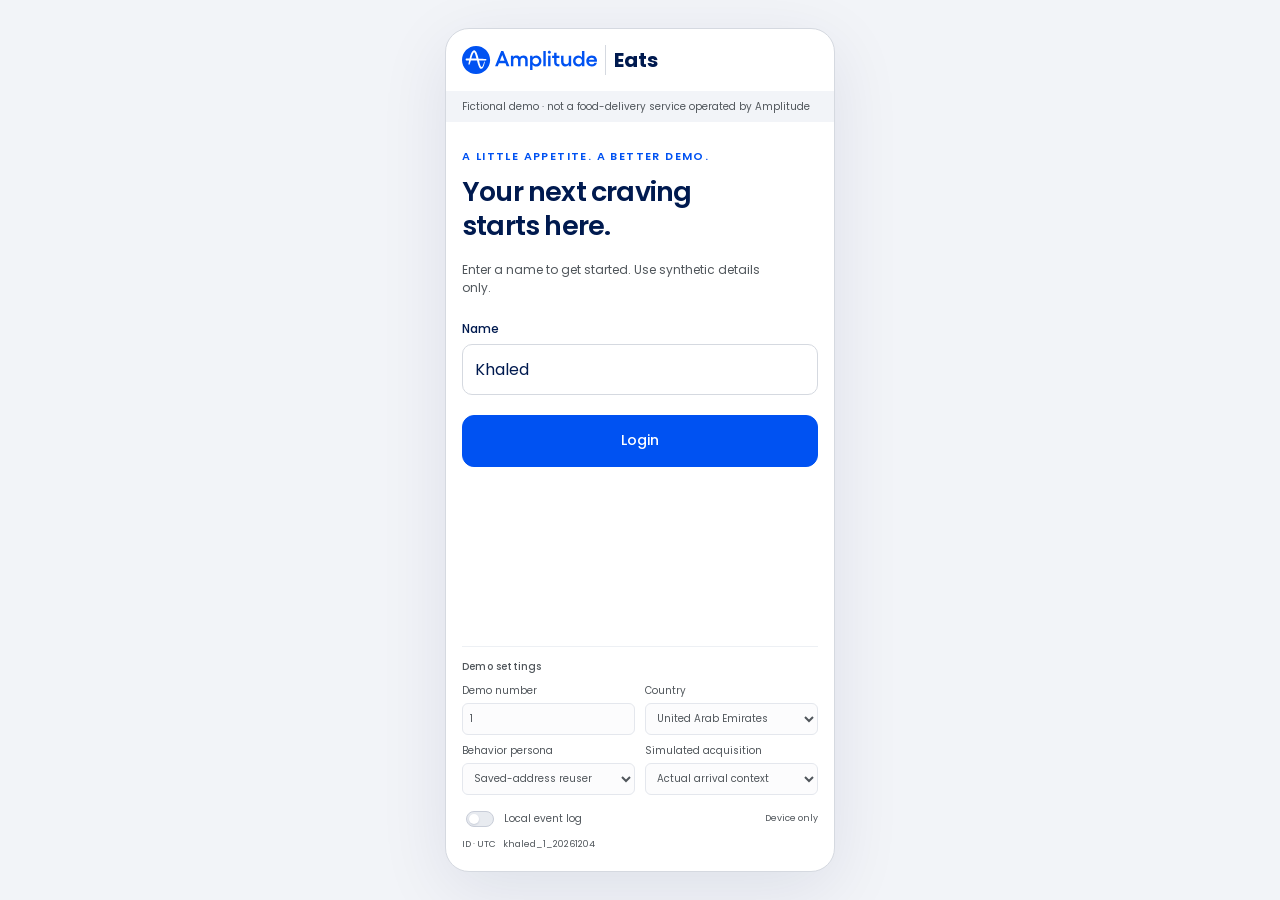
<file: index.html>
<!doctype html><html lang="en"><head><meta charset="utf-8"><link rel="icon" type="image/svg+xml" href="./assets/amplitude-logo.svg"><meta name="viewport" content="width=device-width,initial-scale=1"><title>Start demo · Amplitude Eats</title><link rel="stylesheet" href="./assets/reset.css"><link rel="stylesheet" href="./assets/fonts.css"><link rel="stylesheet" href="./assets/app.css"><script type="module" src="./assets/analytics.js"></script><script type="module" src="./assets/app.js"></script></head><body><div class="phone"><header id="header"></header><div class="disclaimer">Fictional demo · not a food-delivery service operated by Amplitude</div><main id="main"></main><div id="sticky"></div><nav id="nav" aria-label="Main navigation"></nav></div><dialog id="sheet"><div id="sheet-content"></div><button id="close-sheet">Close</button></dialog></body></html>
</file>
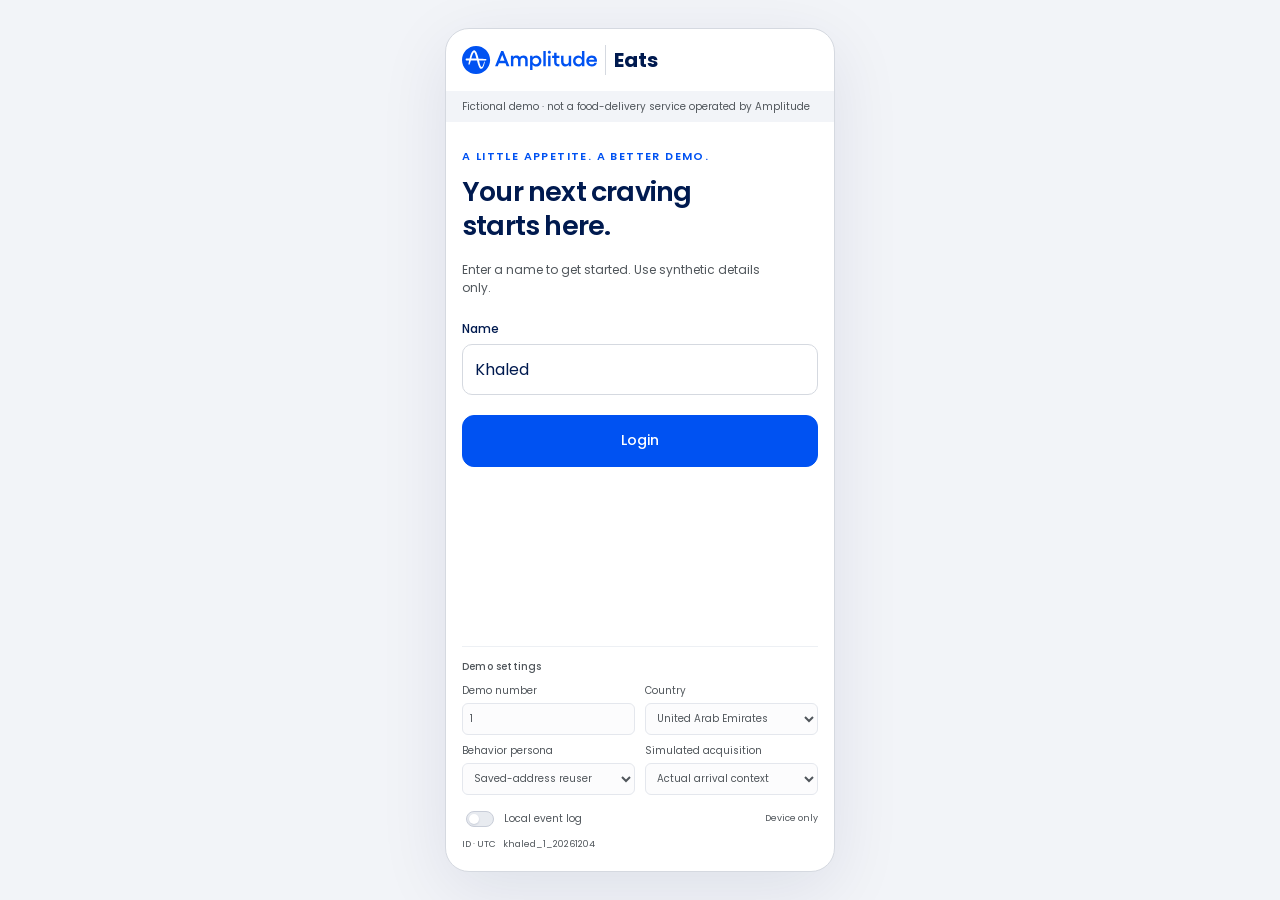
<file: account/index.html>
<!doctype html><html lang="en"><head><meta charset="utf-8"><link rel="icon" type="image/svg+xml" href="../assets/amplitude-logo.svg"><meta name="viewport" content="width=device-width,initial-scale=1"><title>Account · Amplitude Eats</title><link rel="stylesheet" href="../assets/reset.css"><link rel="stylesheet" href="../assets/fonts.css"><link rel="stylesheet" href="../assets/app.css"><script type="module" src="../assets/analytics.js"></script><script type="module" src="../assets/app.js"></script></head><body><div class="phone"><header id="header"></header><div class="disclaimer">Fictional demo · not a food-delivery service operated by Amplitude</div><main id="main"></main><div id="sticky"></div><nav id="nav" aria-label="Main navigation"></nav></div><dialog id="sheet"><div id="sheet-content"></div><button id="close-sheet">Close</button></dialog></body></html>
</file>
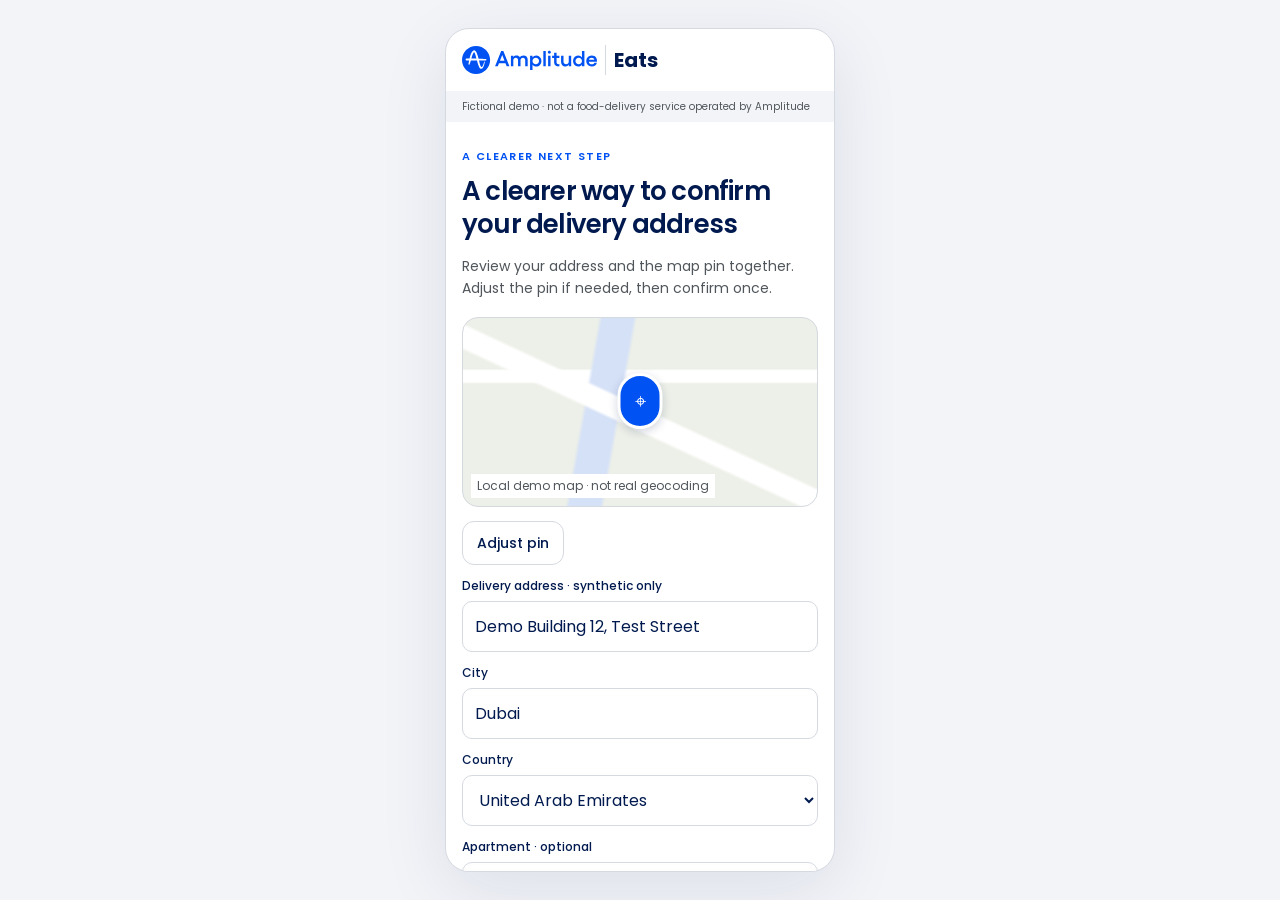
<file: address-help/index.html>
<!doctype html><html lang="en"><head><meta charset="utf-8"><link rel="icon" type="image/svg+xml" href="../assets/amplitude-logo.svg"><meta name="viewport" content="width=device-width,initial-scale=1"><title>A clearer way to confirm your delivery address · Amplitude Eats</title><link rel="stylesheet" href="../assets/reset.css"><link rel="stylesheet" href="../assets/fonts.css"><link rel="stylesheet" href="../assets/app.css"><link rel="stylesheet" href="fix.css"><script type="module" src="../assets/analytics.js"></script><script type="module" src="../assets/app.js"></script></head><body><div class="phone"><header id="header"></header><div class="disclaimer">Fictional demo · not a food-delivery service operated by Amplitude</div><main id="main"></main><div id="sticky"></div><nav id="nav" aria-label="Main navigation"></nav></div><dialog id="sheet"><div id="sheet-content"></div><button id="close-sheet">Close</button></dialog></body></html>
</file>
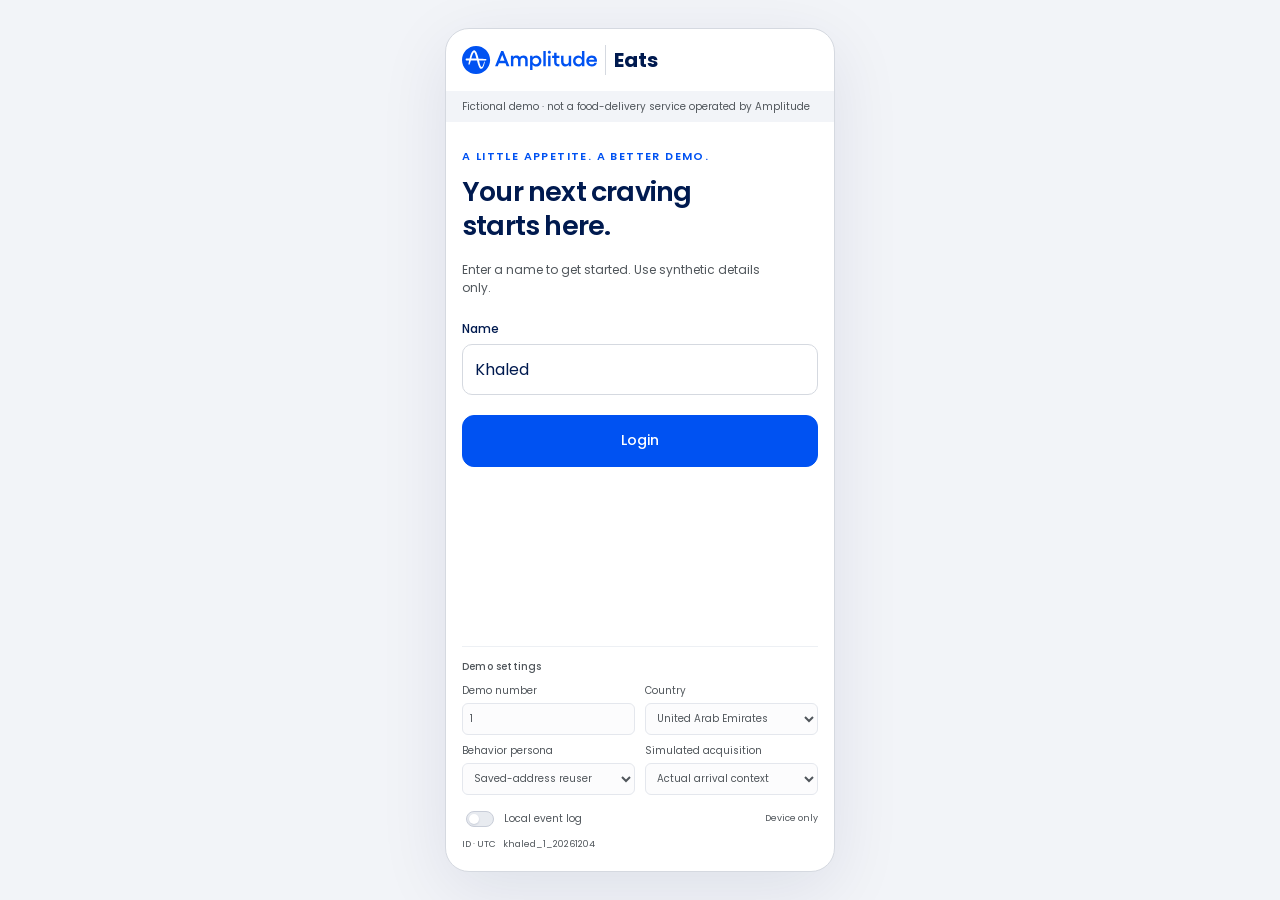
<file: basket/index.html>
<!doctype html><html lang="en"><head><meta charset="utf-8"><link rel="icon" type="image/svg+xml" href="../assets/amplitude-logo.svg"><meta name="viewport" content="width=device-width,initial-scale=1"><title>Your basket · Amplitude Eats</title><link rel="stylesheet" href="../assets/reset.css"><link rel="stylesheet" href="../assets/fonts.css"><link rel="stylesheet" href="../assets/app.css"><script type="module" src="../assets/analytics.js"></script><script type="module" src="../assets/app.js"></script></head><body><div class="phone"><header id="header"></header><div class="disclaimer">Fictional demo · not a food-delivery service operated by Amplitude</div><main id="main"></main><div id="sticky"></div><nav id="nav" aria-label="Main navigation"></nav></div><dialog id="sheet"><div id="sheet-content"></div><button id="close-sheet">Close</button></dialog></body></html>
</file>
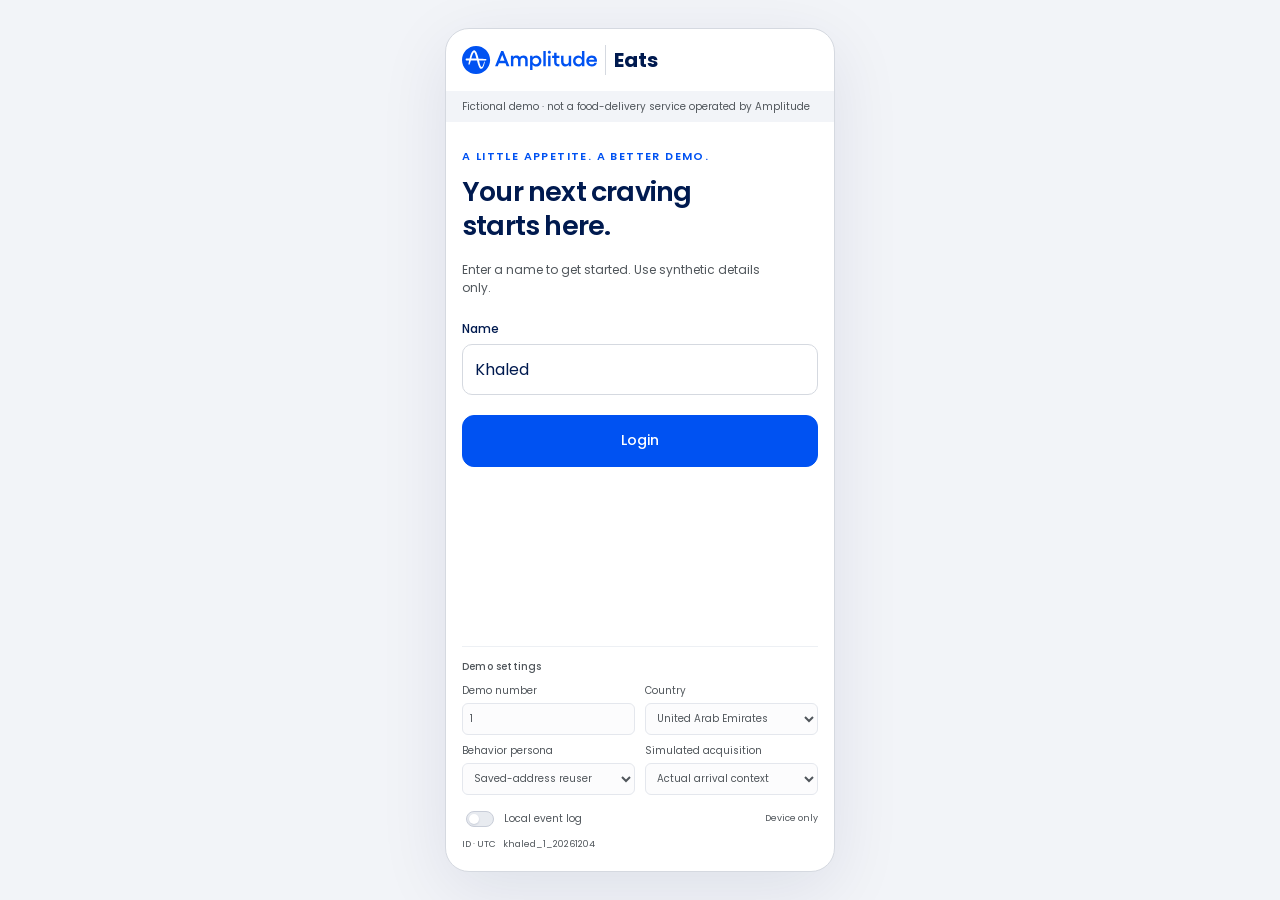
<file: home/index.html>
<!doctype html><html lang="en"><head><meta charset="utf-8"><link rel="icon" type="image/svg+xml" href="../assets/amplitude-logo.svg"><meta name="viewport" content="width=device-width,initial-scale=1"><title>Home · Amplitude Eats</title><link rel="stylesheet" href="../assets/reset.css"><link rel="stylesheet" href="../assets/fonts.css"><link rel="stylesheet" href="../assets/app.css"><script type="module" src="../assets/analytics.js"></script><script type="module" src="../assets/app.js"></script></head><body><div class="phone"><header id="header"></header><div class="disclaimer">Fictional demo · not a food-delivery service operated by Amplitude</div><main id="main"></main><div id="sticky"></div><nav id="nav" aria-label="Main navigation"></nav></div><dialog id="sheet"><div id="sheet-content"></div><button id="close-sheet">Close</button></dialog></body></html>
</file>
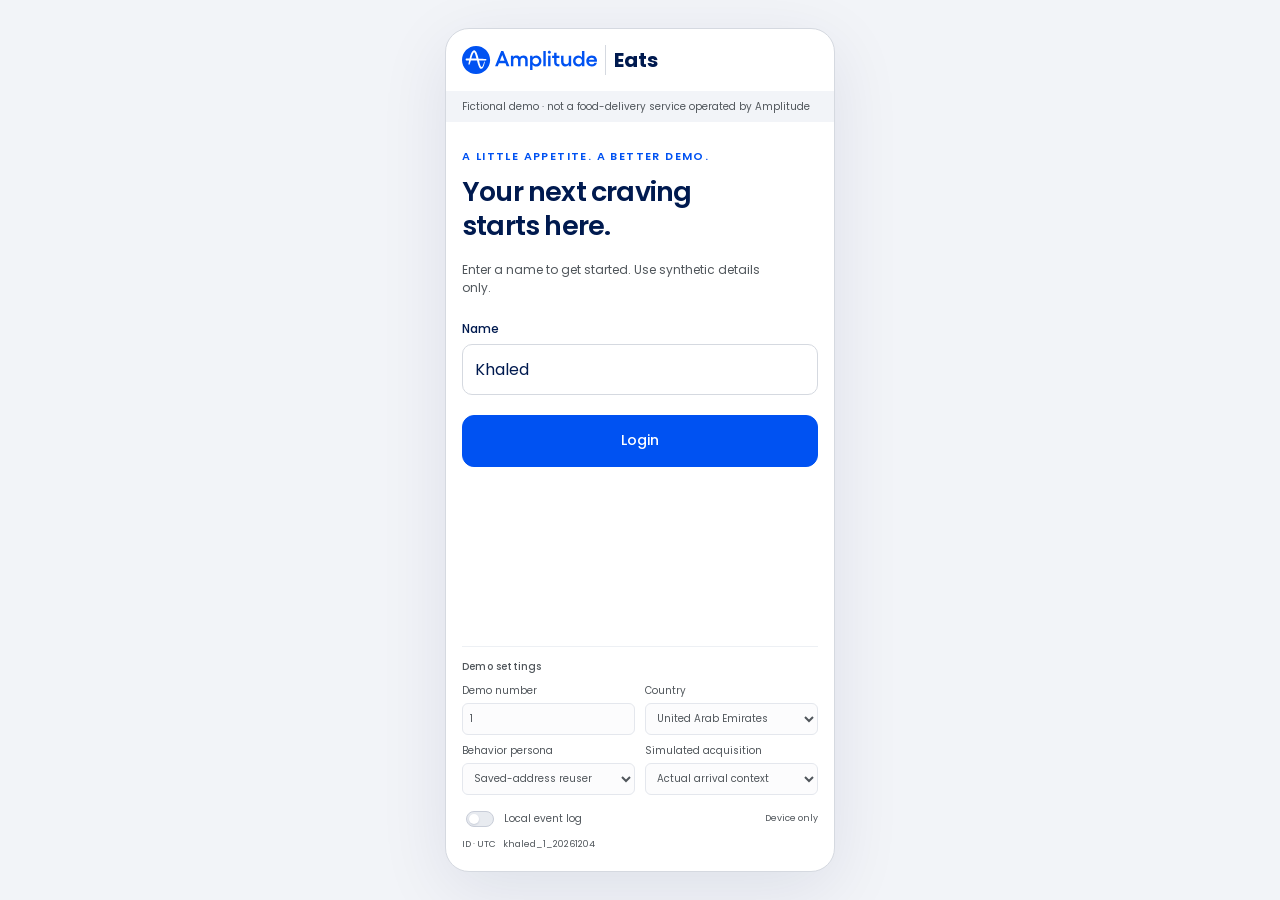
<file: orders/index.html>
<!doctype html><html lang="en"><head><meta charset="utf-8"><link rel="icon" type="image/svg+xml" href="../assets/amplitude-logo.svg"><meta name="viewport" content="width=device-width,initial-scale=1"><title>Orders · Amplitude Eats</title><link rel="stylesheet" href="../assets/reset.css"><link rel="stylesheet" href="../assets/fonts.css"><link rel="stylesheet" href="../assets/app.css"><script type="module" src="../assets/analytics.js"></script><script type="module" src="../assets/app.js"></script></head><body><div class="phone"><header id="header"></header><div class="disclaimer">Fictional demo · not a food-delivery service operated by Amplitude</div><main id="main"></main><div id="sticky"></div><nav id="nav" aria-label="Main navigation"></nav></div><dialog id="sheet"><div id="sheet-content"></div><button id="close-sheet">Close</button></dialog></body></html>
</file>
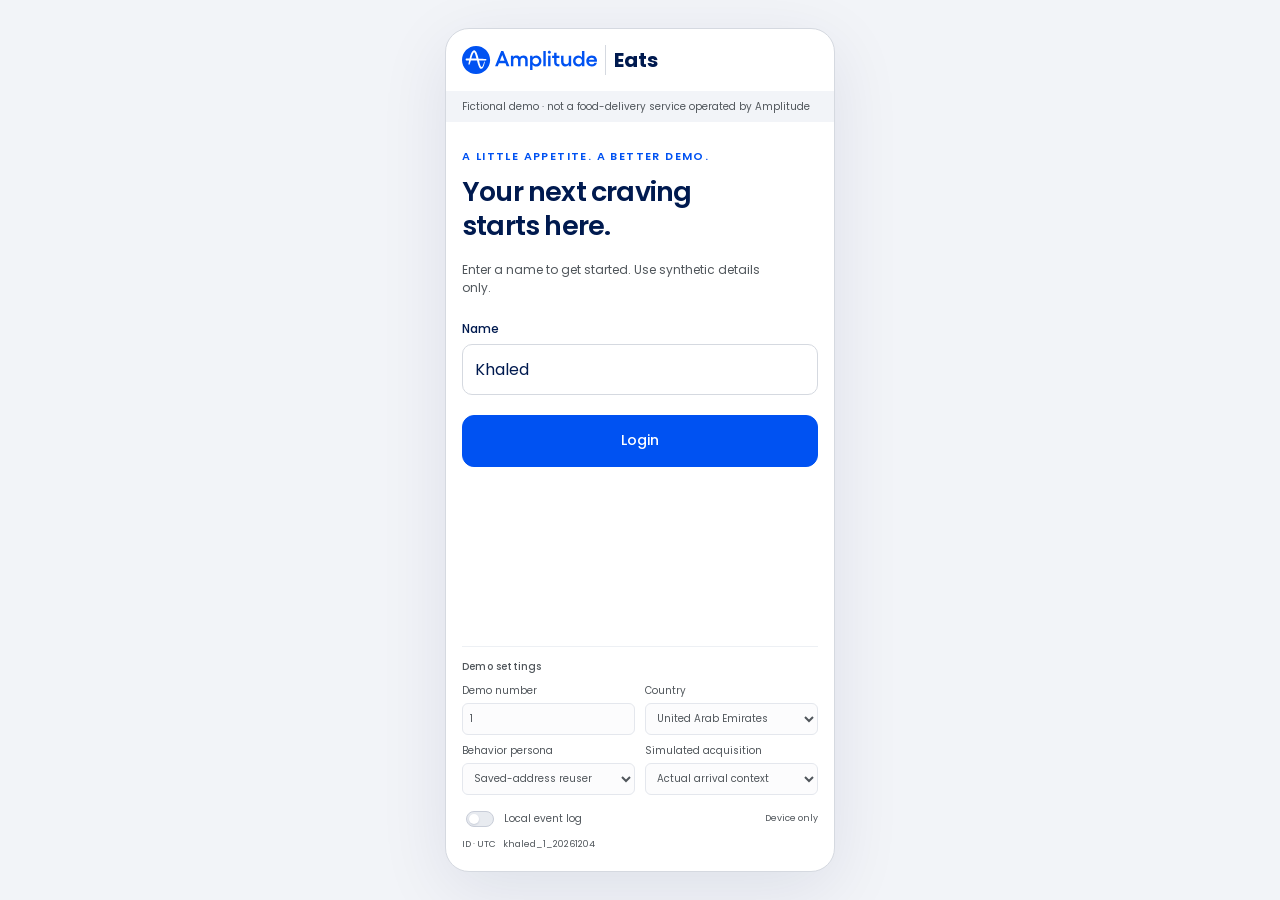
<file: search/index.html>
<!doctype html><html lang="en"><head><meta charset="utf-8"><link rel="icon" type="image/svg+xml" href="../assets/amplitude-logo.svg"><meta name="viewport" content="width=device-width,initial-scale=1"><title>Search · Amplitude Eats</title><link rel="stylesheet" href="../assets/reset.css"><link rel="stylesheet" href="../assets/fonts.css"><link rel="stylesheet" href="../assets/app.css"><script type="module" src="../assets/analytics.js"></script><script type="module" src="../assets/app.js"></script></head><body><div class="phone"><header id="header"></header><div class="disclaimer">Fictional demo · not a food-delivery service operated by Amplitude</div><main id="main"></main><div id="sticky"></div><nav id="nav" aria-label="Main navigation"></nav></div><dialog id="sheet"><div id="sheet-content"></div><button id="close-sheet">Close</button></dialog></body></html>
</file>
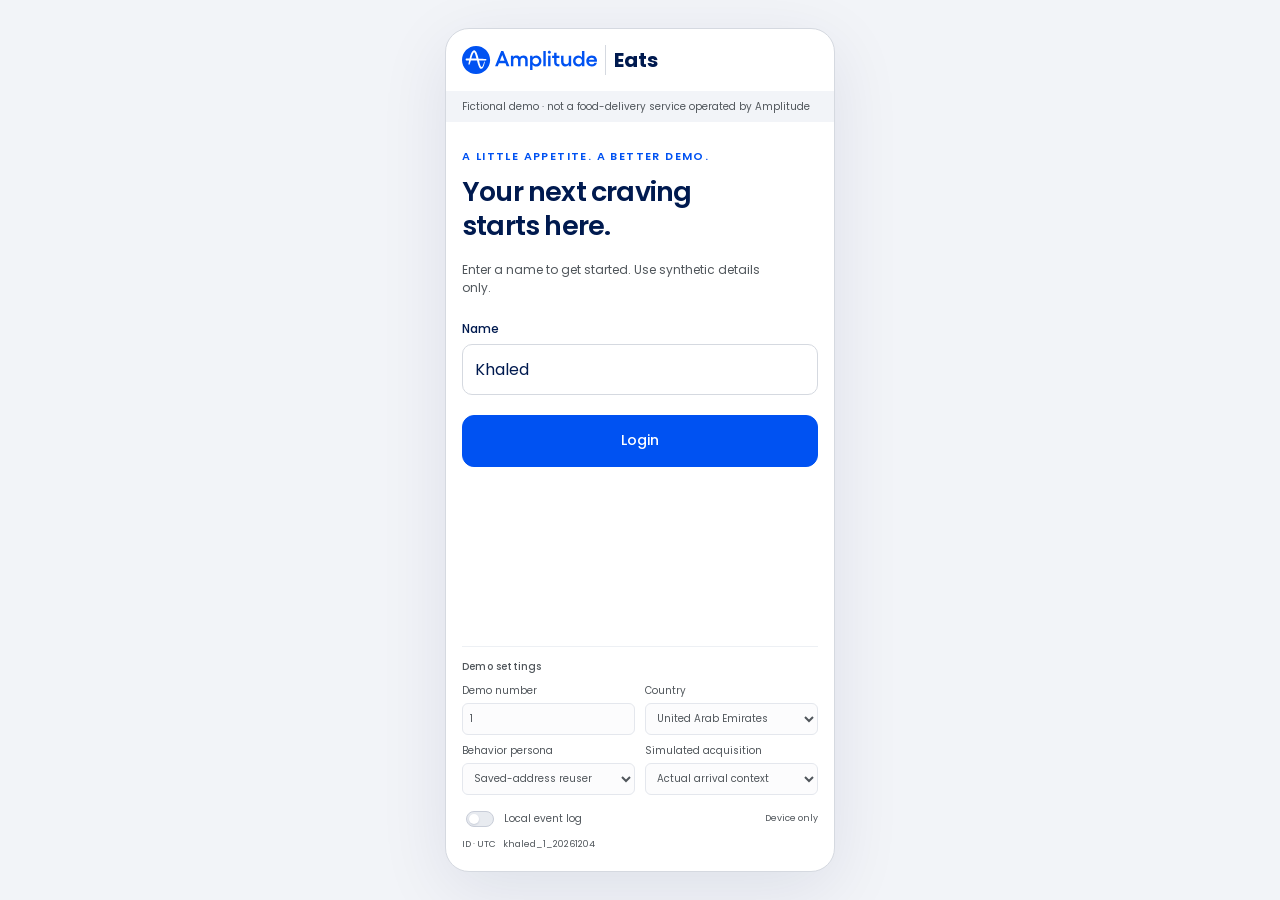
<file: checkout/address/index.html>
<!doctype html><html lang="en"><head><meta charset="utf-8"><link rel="icon" type="image/svg+xml" href="../../assets/amplitude-logo.svg"><meta name="viewport" content="width=device-width,initial-scale=1"><title>Delivery details · Amplitude Eats</title><link rel="stylesheet" href="../../assets/reset.css"><link rel="stylesheet" href="../../assets/fonts.css"><link rel="stylesheet" href="../../assets/app.css"><script type="module" src="../../assets/analytics.js"></script><script type="module" src="../../assets/app.js"></script></head><body><div class="phone"><header id="header"></header><div class="disclaimer">Fictional demo · not a food-delivery service operated by Amplitude</div><main id="main"></main><div id="sticky"></div><nav id="nav" aria-label="Main navigation"></nav></div><dialog id="sheet"><div id="sheet-content"></div><button id="close-sheet">Close</button></dialog></body></html>
</file>
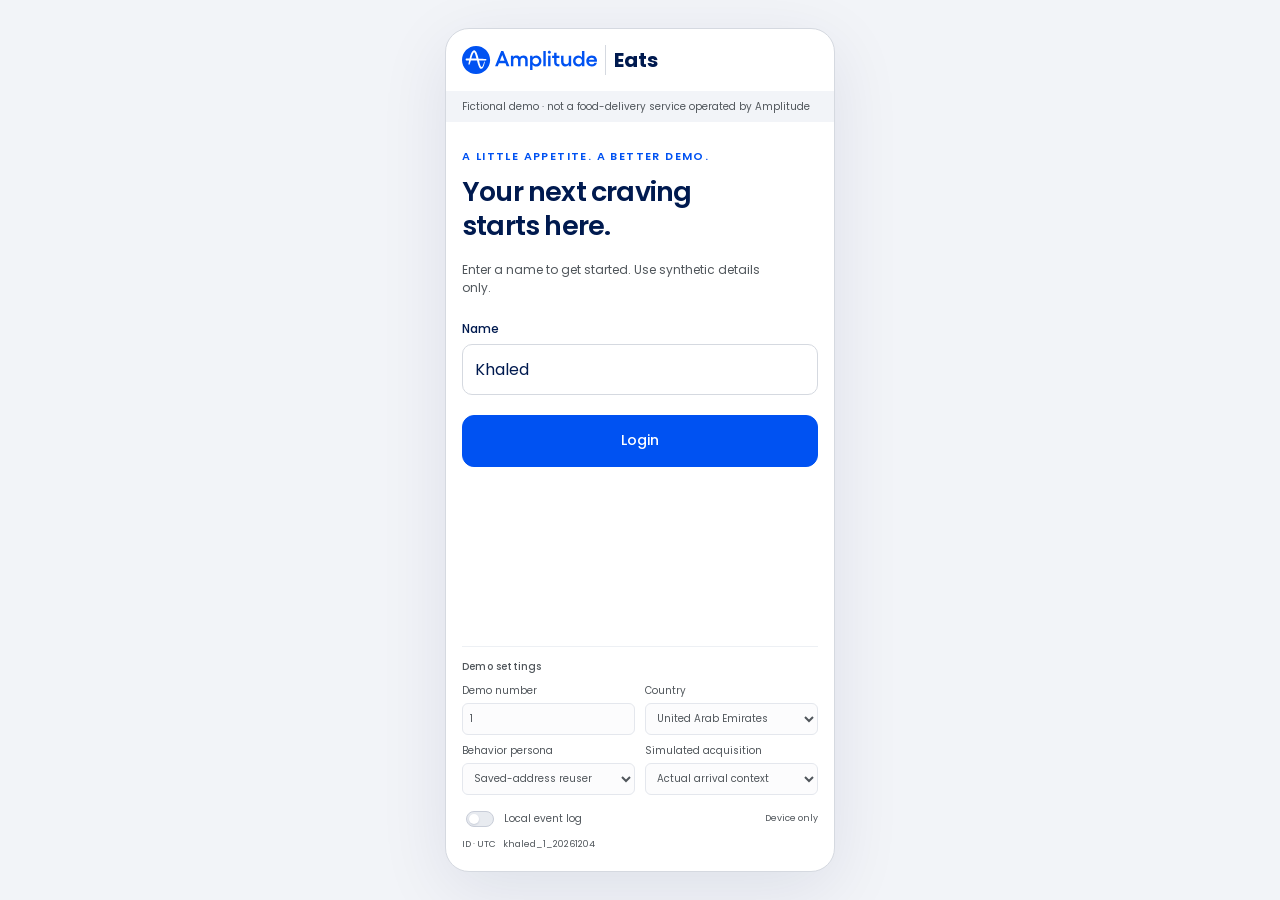
<file: checkout/payment/index.html>
<!doctype html><html lang="en"><head><meta charset="utf-8"><link rel="icon" type="image/svg+xml" href="../../assets/amplitude-logo.svg"><meta name="viewport" content="width=device-width,initial-scale=1"><title>Payment · Amplitude Eats</title><link rel="stylesheet" href="../../assets/reset.css"><link rel="stylesheet" href="../../assets/fonts.css"><link rel="stylesheet" href="../../assets/app.css"><script type="module" src="../../assets/analytics.js"></script><script type="module" src="../../assets/app.js"></script></head><body><div class="phone"><header id="header"></header><div class="disclaimer">Fictional demo · not a food-delivery service operated by Amplitude</div><main id="main"></main><div id="sticky"></div><nav id="nav" aria-label="Main navigation"></nav></div><dialog id="sheet"><div id="sheet-content"></div><button id="close-sheet">Close</button></dialog></body></html>
</file>
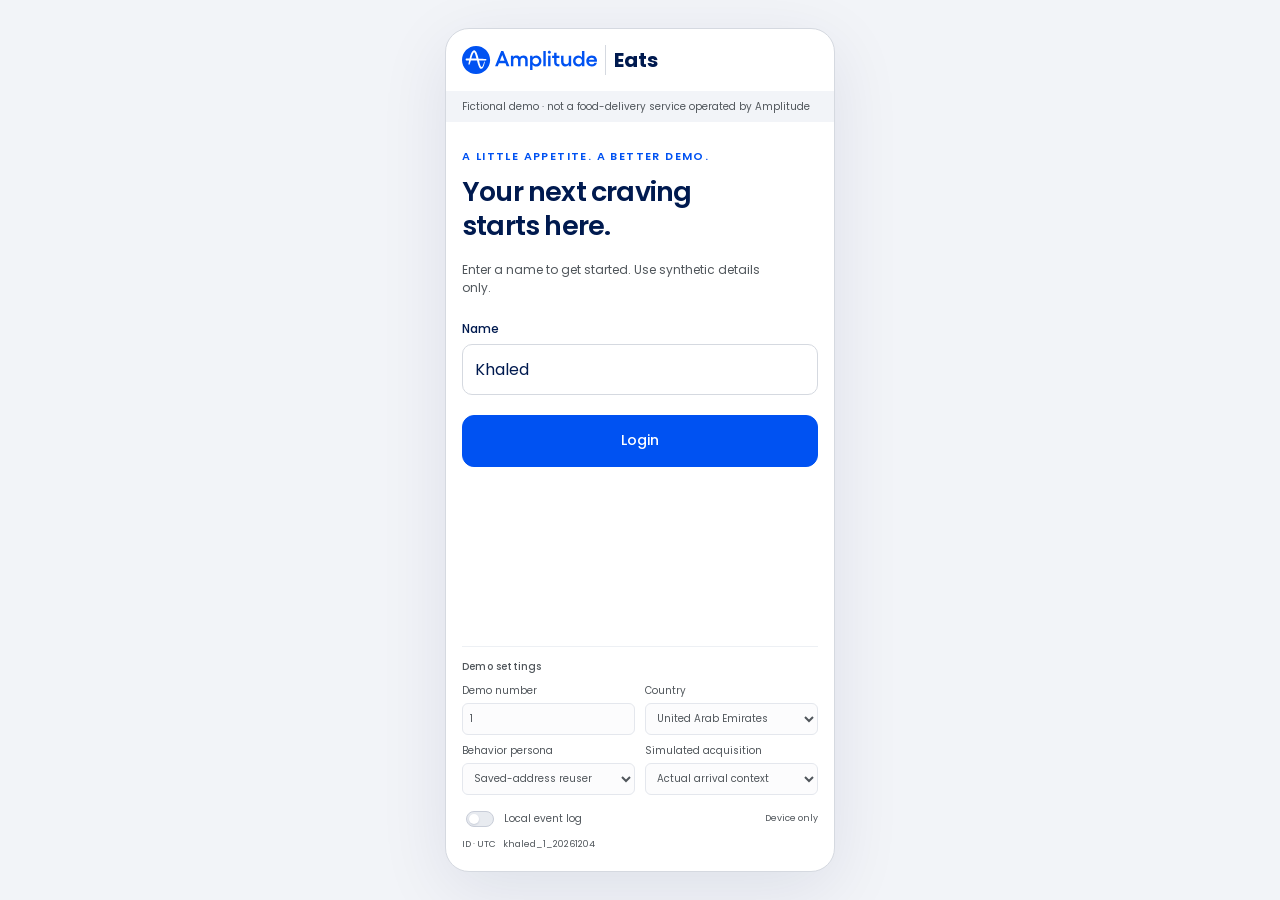
<file: order/confirmation/index.html>
<!doctype html><html lang="en"><head><meta charset="utf-8"><link rel="icon" type="image/svg+xml" href="../../assets/amplitude-logo.svg"><meta name="viewport" content="width=device-width,initial-scale=1"><title>Order confirmed · Amplitude Eats</title><link rel="stylesheet" href="../../assets/reset.css"><link rel="stylesheet" href="../../assets/fonts.css"><link rel="stylesheet" href="../../assets/app.css"><script type="module" src="../../assets/analytics.js"></script><script type="module" src="../../assets/app.js"></script></head><body><div class="phone"><header id="header"></header><div class="disclaimer">Fictional demo · not a food-delivery service operated by Amplitude</div><main id="main"></main><div id="sticky"></div><nav id="nav" aria-label="Main navigation"></nav></div><dialog id="sheet"><div id="sheet-content"></div><button id="close-sheet">Close</button></dialog></body></html>
</file>
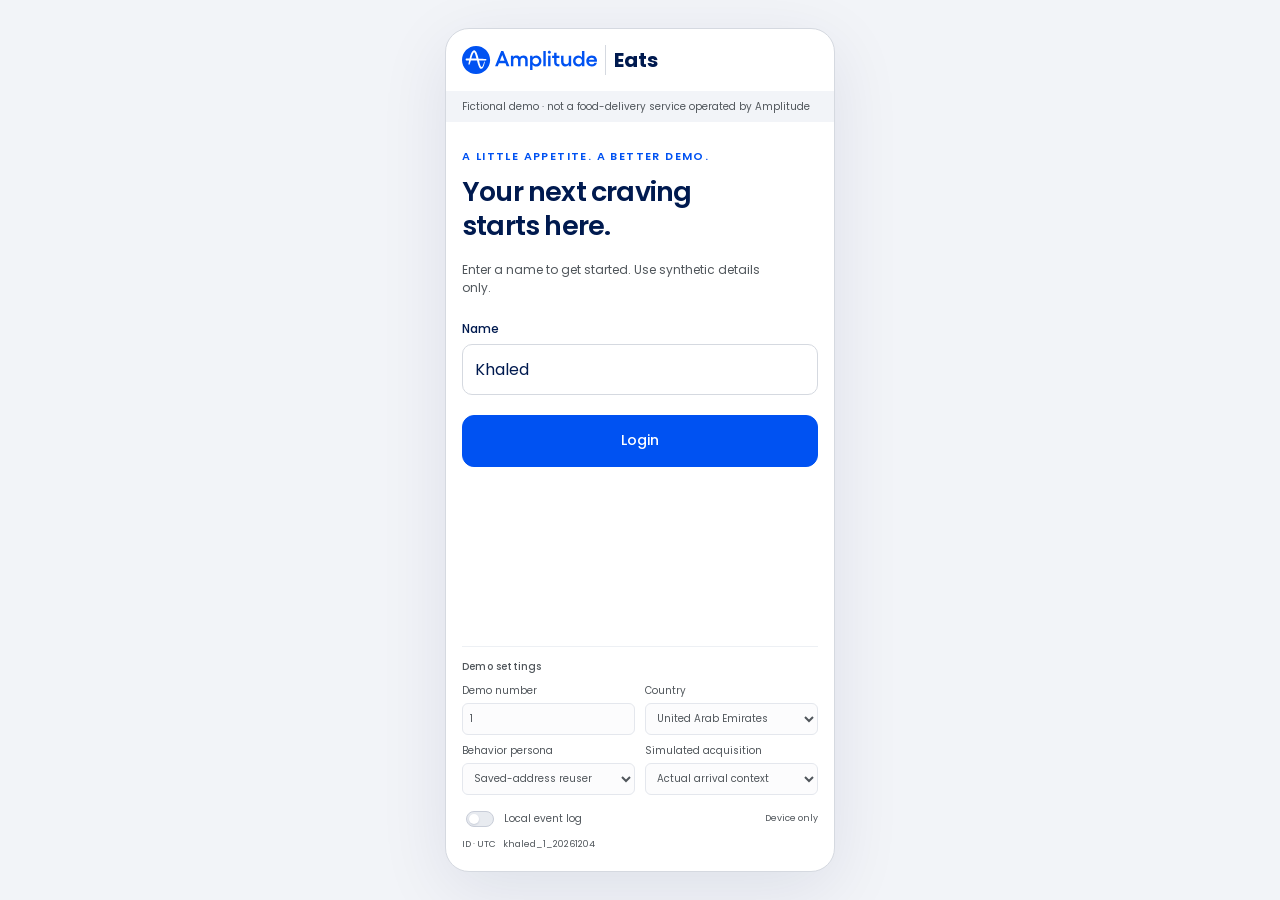
<file: restaurant/asi/index.html>
<!doctype html><html lang="en"><head><meta charset="utf-8"><link rel="icon" type="image/svg+xml" href="../../assets/amplitude-logo.svg"><meta name="viewport" content="width=device-width,initial-scale=1"><title>Everyday Kitchen · Amplitude Eats</title><link rel="stylesheet" href="../../assets/reset.css"><link rel="stylesheet" href="../../assets/fonts.css"><link rel="stylesheet" href="../../assets/app.css"><script type="module" src="../../assets/analytics.js"></script><script type="module" src="../../assets/app.js"></script></head><body><div class="phone"><header id="header"></header><div class="disclaimer">Fictional demo · not a food-delivery service operated by Amplitude</div><main id="main"></main><div id="sticky"></div><nav id="nav" aria-label="Main navigation"></nav></div><dialog id="sheet"><div id="sheet-content"></div><button id="close-sheet">Close</button></dialog></body></html>
</file>
<file: assets/fonts.css>
@font-face {
  font-family: 'Poppins';
  font-style: normal;
  font-weight: 400;
  font-display: swap;
  src: url(poppins-0.ttf) format('truetype');
}
@font-face {
  font-family: 'Poppins';
  font-style: normal;
  font-weight: 500;
  font-display: swap;
  src: url(poppins-1.ttf) format('truetype');
}
@font-face {
  font-family: 'Poppins';
  font-style: normal;
  font-weight: 600;
  font-display: swap;
  src: url(poppins-2.ttf) format('truetype');
}
@font-face {
  font-family: 'Poppins';
  font-style: normal;
  font-weight: 700;
  font-display: swap;
  src: url(poppins-3.ttf) format('truetype');
}
</file>
<file: assets/app.css>
:root{--blue:#0052f2;--ink:#001a4f;--bg:#f2f4f8;--border:#d5d9e0;--muted:#50565b;--lilac:#6980ff;--violet:#a373ff;--pink:#ff7d78;--error:#f23845}body{font-family:Poppins,system-ui,-apple-system,BlinkMacSystemFont,"Segoe UI",sans-serif;background:var(--bg);color:var(--ink);font-size:16px;display:grid;place-items:center;min-height:100dvh;padding:20px}.phone{width:390px;max-width:100%;height:min(844px,calc(100dvh - 40px));border:1px solid var(--border);border-radius:24px;background:white;box-shadow:0 18px 70px #001a4f17;display:flex;flex-direction:column;overflow:hidden;position:relative}header{padding:16px;display:flex;align-items:center;justify-content:space-between;gap:8px;flex-shrink:0}.brand{display:flex;align-items:center;gap:8px}.brand img{width:135px;height:auto}.brand strong{font-size:20px;border-left:1px solid var(--border);padding-left:8px}.disclaimer{font-size:10px;line-height:1.5;padding:8px 16px;background:#f2f4f8;color:var(--muted);flex-shrink:0}main{padding:20px 16px;overflow:auto;flex:1;min-height:0;scroll-behavior:smooth}h1{font-size:27px;line-height:1.25;letter-spacing:-.8px;margin:8px 0 18px;font-weight:600}h2{font-size:20px;margin:24px 0 12px;letter-spacing:-.4px}h3{font-size:17px;line-height:1.4}p{line-height:1.55}.muted,small{color:var(--muted);font-size:12px}.eyebrow{font-size:11px;font-weight:600;text-transform:uppercase;letter-spacing:1.4px;color:var(--blue)}button,.button{min-height:44px;border:1px solid var(--border);border-radius:12px;padding:10px 14px;background:white;color:var(--ink);text-decoration:none;display:inline-flex;align-items:center;justify-content:center;gap:6px;font-weight:500;font-size:14px}.primary{background:var(--blue);border-color:var(--blue);color:white;min-height:52px;width:100%}.text{border:0;padding:8px;background:transparent;color:var(--blue)}.icon{padding:8px;min-width:44px;font-size:18px}.row{display:flex;align-items:center;justify-content:space-between;gap:10px}.stack{display:grid;gap:12px}.card{border:1px solid var(--border);border-radius:16px;overflow:hidden;background:white;margin-bottom:14px}.pad{padding:16px}.hero{width:100%;height:172px;object-fit:cover;background:#e9edff}.offer{padding:18px;background:#eef0ff;border:0;text-align:left;display:block;width:100%;position:relative}.offer strong{font-size:20px;display:block;margin:5px 0}.offer:after{content:'10%';position:absolute;right:16px;top:16px;color:#6980ff;font-size:36px;font-weight:700;opacity:.28}.chips{display:flex;gap:8px;overflow:auto;margin:16px -16px;padding:0 16px 6px;scrollbar-width:none}.chip{white-space:nowrap;border-radius:50px;font-size:12px;padding:9px 14px}.chip.active{background:var(--ink);color:white;border-color:var(--ink)}.dish{padding:14px;display:grid;grid-template-columns:1fr 92px;gap:14px}.dish img{width:92px;height:96px;object-fit:cover;border-radius:12px}.dish p{font-size:12px;color:var(--muted);margin:4px 0 8px}.dish .ingredient{width:92px;height:96px;border-radius:12px;background:#f5edff;display:grid;place-items:center;font-size:11px;text-align:center;padding:8px}.dish .actions{grid-column:1/-1;display:flex;align-items:center;justify-content:space-between}.qty{display:flex;align-items:center;gap:8px}.qty button{min-width:44px;padding:5px}label{display:block;font-size:12px;font-weight:500;margin:12px 0 6px}input,select,textarea{width:100%;padding:12px;border:1px solid var(--border);border-radius:10px;min-height:48px;background:white;color:var(--ink)}textarea{resize:vertical}input:focus,select:focus,textarea:focus,button:focus-visible,a:focus-visible{outline:3px solid var(--lilac);outline-offset:2px}#nav{display:flex;justify-content:space-around;border-top:1px solid var(--border);background:white;padding:7px 4px;flex-shrink:0}#nav:empty,#sticky:empty{display:none}#nav a{font-size:11px;text-decoration:none;display:flex;flex-direction:column;align-items:center;min-height:48px;min-width:64px;justify-content:center;gap:3px;color:var(--muted)}#nav a.active{color:var(--blue);font-weight:600}#nav svg{width:20px;height:20px}#sticky{background:white;border-top:1px solid var(--border);padding:12px 16px;flex-shrink:0}.summary{border-top:1px solid var(--border);margin-top:18px;padding-top:12px;display:grid;gap:8px;font-size:14px}.summary .total{font-weight:600;font-size:18px;border-top:1px solid var(--border);padding-top:12px}.progress{font-size:11px;color:var(--muted);padding-bottom:12px}.map{height:170px;background-color:#edf0e8;background-image:linear-gradient(25deg,transparent 44%,white 45%,white 51%,transparent 52%),linear-gradient(100deg,transparent 35%,#d5e1f7 36%,#d5e1f7 44%,transparent 45%),linear-gradient(0deg,transparent 65%,white 66%,white 72%,transparent 73%);position:relative;border:1px solid var(--border);border-radius:16px;overflow:hidden;margin:14px 0}.map small{position:absolute;bottom:8px;left:8px;background:white;padding:3px 6px}.pin{position:absolute;left:50%;top:44%;transform:translate(-50%,-50%);background:var(--blue);color:white;border:3px solid white;border-radius:24px;box-shadow:0 3px 10px #001a4f30;font-size:20px}.success{background:#eef0ff;border:1px solid #6980ff;padding:14px;border-radius:12px;margin-top:14px}.error{color:var(--error);font-size:12px}.empty{text-align:center;padding:40px 8px}.id{overflow-wrap:anywhere;font-size:12px;background:var(--bg);padding:12px;border-radius:10px}.check{width:64px;height:64px;background:#e9edff;border-radius:50%;display:grid;place-items:center;font-size:32px;color:var(--blue);margin:8px auto 20px}dialog{border:1px solid var(--border);border-radius:20px;max-width:358px;width:calc(100% - 32px);padding:22px;color:var(--ink)}dialog::backdrop{background:#001a4f66}dialog button{margin-top:16px}.space{margin-top:16px}.badge{background:var(--blue);color:white;padding:1px 6px;border-radius:12px;font-size:11px}.nowrap{white-space:nowrap}pre{white-space:pre-wrap;font-size:11px;overflow-wrap:anywhere}details{margin:16px 0}summary{min-height:44px;padding:10px 0;cursor:pointer}@media(max-width:430px){body{padding:0}.phone{width:100%;height:100dvh;border:0;border-radius:0;box-shadow:none}}

/* Single planned visual fix pass: more compact discovery header and left-aligned delivery control. */
#deliver{text-align:left;justify-content:flex-start;padding-left:0}#deliver span{text-align:left}main>h1{margin-bottom:16px}.offer{padding:16px}.address-fix .map{margin-top:18px}

/* Login-only demo controls: quiet footer, with the primary sign-in action kept prominent. */
.login-page{display:flex;flex-direction:column;min-height:0}
.login-page #login{display:flex;flex-direction:column;flex:1;margin-top:10px}
.login-intro p{max-width:300px}
.login-primary .primary{margin-top:20px}
.demo-controls{margin-top:auto;padding-top:36px;color:var(--muted)}
.demo-controls-title{display:block;font-size:10px;font-weight:500;letter-spacing:.2px;border-top:1px solid #edf0f4;padding-top:12px}
.demo-controls-grid{display:grid;grid-template-columns:minmax(0,1fr) minmax(0,1fr);gap:8px 10px;margin-top:8px}
.demo-controls-grid>div{min-width:0}
.demo-controls label{font-size:10px;font-weight:400;margin:0 0 4px;color:var(--muted)}
.demo-controls input,.demo-controls select{min-height:32px;height:32px;font-size:10px;padding:5px 7px;border-radius:6px;border-color:#e4e7ed;color:var(--muted);background:#fcfcfd;width:100%}
.demo-controls-meta{display:flex;align-items:center;gap:8px;margin-top:10px}
.demo-controls .demo-recorder{display:inline-flex;align-items:center;gap:7px;margin:0;min-height:28px;cursor:pointer}
.demo-controls .demo-recorder input{appearance:none;position:relative;width:28px;min-width:28px;height:16px;min-height:16px;padding:0;border:1px solid #c8cdd8;border-radius:20px;background:#e8ebf0;cursor:pointer}
.demo-recorder input:before{content:'';position:absolute;left:2px;top:2px;width:10px;height:10px;border-radius:50%;background:white;box-shadow:0 1px 2px #001a4f25;transition:transform .12s ease}
.demo-controls .demo-recorder input:checked{background:var(--blue);border-color:var(--blue)}
.demo-recorder input:checked:before{transform:translateX(12px)}
.demo-controls-hint{font-size:9px;color:var(--muted);margin-left:auto}
.demo-identity{font-size:9px;line-height:1.5;margin-top:5px;overflow-wrap:anywhere;color:var(--muted)}
.demo-identity>span{margin-right:5px}
@media(prefers-reduced-motion:reduce){.demo-recorder input:before{transition:none}}
</file>
<file: address-help/fix.css>
.phone:has(.address-fix){background:#fff}.address-fix h1{font-size:26px}.address-fix .intro{color:#50565b;font-size:14px}.address-fix .map{height:190px}.address-fix .confirmation-action{margin-top:20px}.address-fix .success{font-weight:500}
</file>
